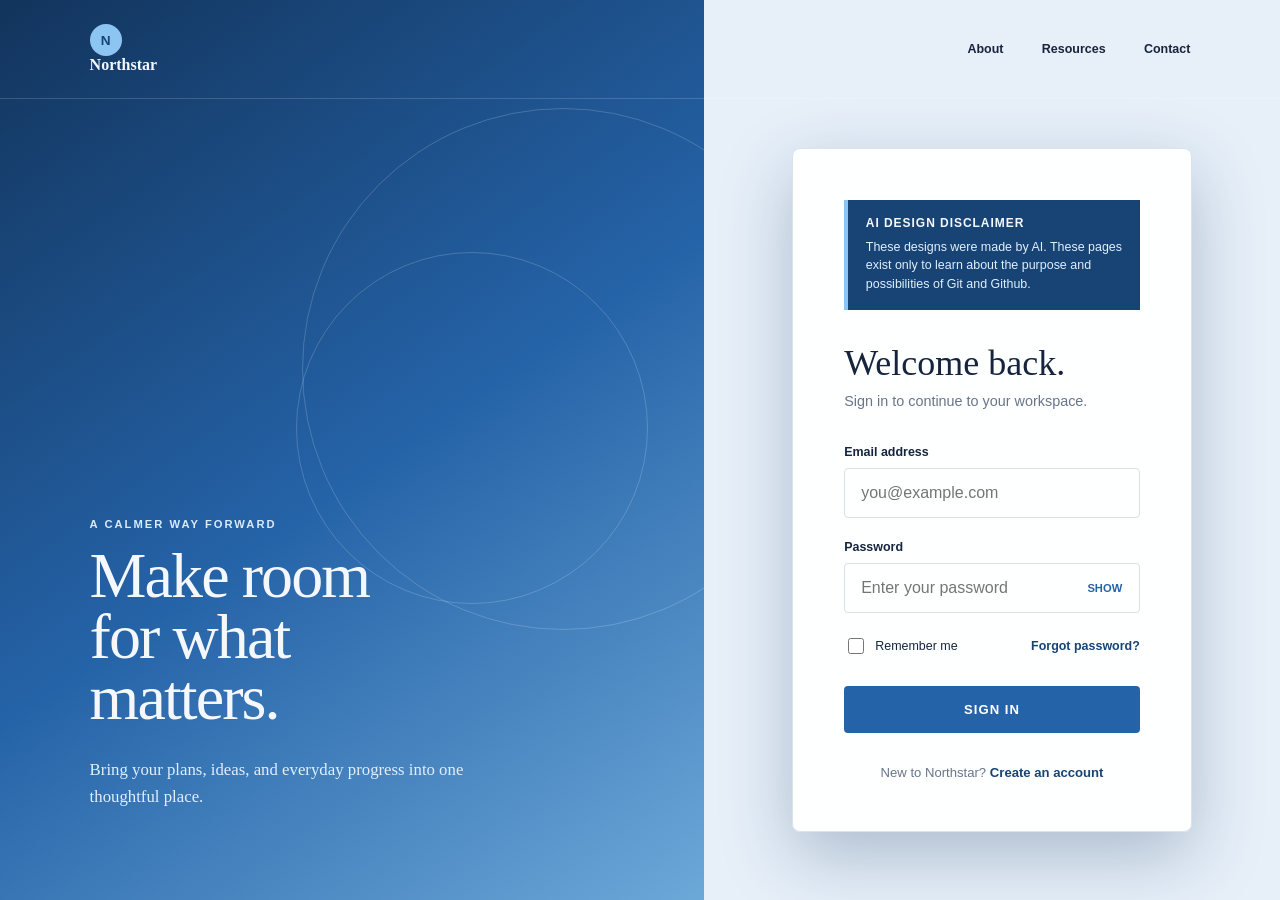
<file: index.html>
<!DOCTYPE html>
<html lang="en">
<head>
    <meta charset="UTF-8">
    <meta name="viewport" content="width=device-width, initial-scale=1.0">
    <meta name="description" content="Sign in to your Northstar account.">
    <title>Sign in | Northstar</title>
    <link rel="stylesheet" href="index.css">
</head>
<body>
    <main class="page">
        <header class="topbar">
            <a class="brand" href="#top" aria-label="Northstar home">
                <span class="brand-mark">N</span>
                <span>Northstar</span>
            </a>
            <nav class="info-links" aria-label="Information">
                <a href="#about">About</a>
                <a href="#resources">Resources</a>
                <a href="#contact">Contact</a>
            </nav>
        </header>

        <section class="welcome" aria-labelledby="welcome-title">
            <div class="welcome-copy">
                <p class="eyebrow">A calmer way forward</p>
                <h1 id="welcome-title">Make room for what matters.</h1>
                <p>Bring your plans, ideas, and everyday progress into one thoughtful place.</p>
            </div>
        </section>

        <section class="form-side" aria-labelledby="login-title">
            <form class="login-form" action="home.html" method="get">
                <aside class="ai-disclaimer" aria-label="Disclaimer">
                    <strong>AI design disclaimer</strong>
                    <p>These designs were made by AI. These pages exist only to learn about the purpose and possibilities of Git and Github.</p>
                </aside>
                <div class="form-heading">
                    <h2 id="login-title">Welcome back.</h2>
                    <p>Sign in to continue to your workspace.</p>
                </div>

                <div class="field">
                    <label for="email">Email address</label>
                    <input id="email" name="email" type="email" autocomplete="email" placeholder="you@example.com" required>
                </div>

                <div class="field">
                    <label for="password">Password</label>
                    <div class="password-wrap">
                        <input id="password" name="password" type="password" autocomplete="current-password" placeholder="Enter your password" required>
                        <button class="toggle-password" type="button" aria-controls="password" aria-label="Show password">SHOW</button>
                    </div>
                </div>

                <div class="form-options">
                    <label class="remember" for="remember"><input id="remember" name="remember" type="checkbox"> Remember me</label>
                    <a href="#forgot-password">Forgot password?</a>
                </div>

                <button class="submit-button" type="submit">Sign in</button>
                <p class="signup">New to Northstar? <a href="home.html">Create an account</a></p>
            </form>
        </section>
    </main>

    <script src="index.js"></script>
</body>
</html>
</file>
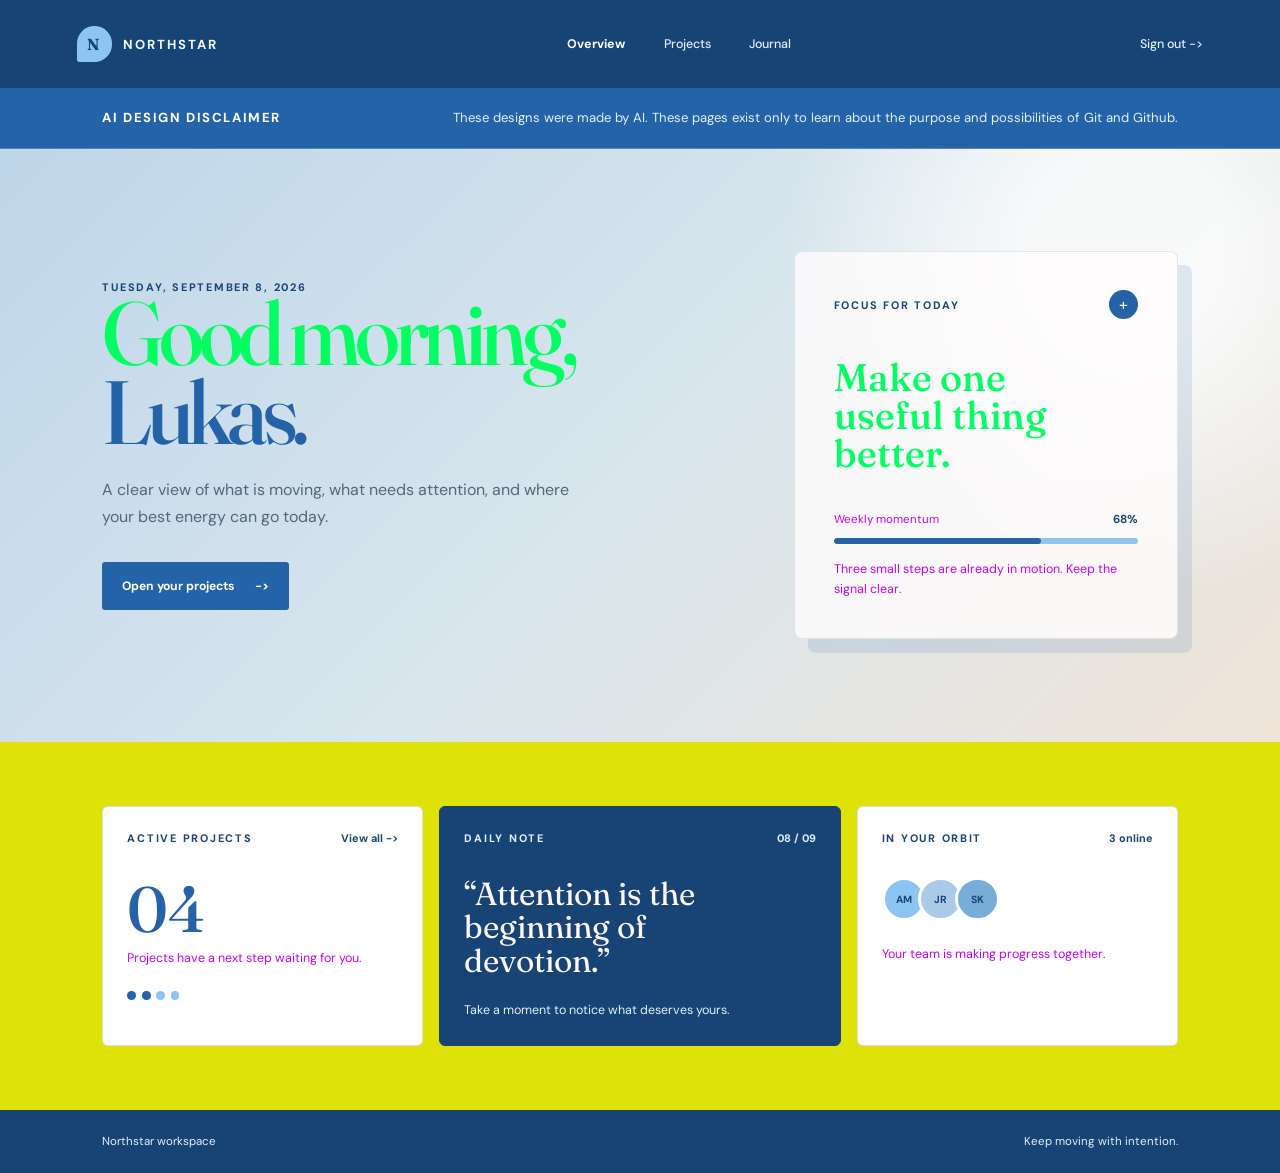
<file: home.html>
<!DOCTYPE html>
<html lang="en">
<head>
    <meta charset="UTF-8">
    <meta name="viewport" content="width=device-width, initial-scale=1.0">
    <meta name="description" content="Your Northstar workspace dashboard.">
    <title>Workspace | Northstar</title>
    <link rel="stylesheet" href="home.css">
</head>
<body>
    <header class="home-header">
        <a class="brand" href="home.html" aria-label="Northstar workspace">
            <span class="brand-mark">N</span>
            <span>Northstar</span>
        </a>
        <nav class="home-nav" aria-label="Workspace navigation">
            <a class="active" href="#overview">Overview</a>
            <a href="#projects">Projects</a>
            <a href="#journal">Journal</a>
        </nav>
        <a class="profile-link" href="index.html">Sign out <span aria-hidden="true">-&gt;</span></a>
    </header>

    <main>
        <aside class="ai-disclaimer" aria-label="Disclaimer">
            <strong>AI design disclaimer</strong>
            <p>These designs were made by AI. These pages exist only to learn about the purpose and possibilities of Git and Github.</p>
        </aside>
        <section class="home-hero" id="overview">
            <div class="hero-copy">
                <p class="eyebrow">Tuesday, September 8, 2026</p>
                <h1>Good morning,<br><em>Lukas.</em></h1>
                <p class="hero-text">A clear view of what is moving, what needs attention, and where your best energy can go today.</p>
                <a class="primary-action" href="#projects">Open your projects <span aria-hidden="true">-&gt;</span></a>
            </div>
            <div class="focus-card">
                <div class="focus-card-top">
                    <span class="card-label">Focus for today</span>
                    <span class="focus-icon" aria-hidden="true">+</span>
                </div>
                <h2>Make one useful thing better.</h2>
                <div class="progress-row">
                    <span>Weekly momentum</span>
                    <strong>68%</strong>
                </div>
                <div class="progress-track"><span></span></div>
                <p>Three small steps are already in motion. Keep the signal clear.</p>
            </div>
        </section>

        <section class="overview-grid" id="projects" aria-label="Workspace overview">
            <article class="overview-card project-card">
                <div class="card-heading">
                    <span class="card-label">Active projects</span>
                    <a href="#projects" aria-label="View all projects">View all <span aria-hidden="true">-&gt;</span></a>
                </div>
                <strong class="big-number">04</strong>
                <p>Projects have a next step waiting for you.</p>
                <div class="project-lines" aria-hidden="true"><span></span><span></span><span></span><span></span></div>
            </article>
            <article class="overview-card journal-card" id="journal">
                <div class="card-heading">
                    <span class="card-label">Daily note</span>
                    <span class="date-mark">08 / 09</span>
                </div>
                <blockquote>“Attention is the beginning of devotion.”</blockquote>
                <p>Take a moment to notice what deserves yours.</p>
            </article>
            <article class="overview-card people-card">
                <div class="card-heading">
                    <span class="card-label">In your orbit</span>
                    <span class="online-dot">3 online</span>
                </div>
                <div class="avatars" aria-label="Three team members online"><span>AM</span><span>JR</span><span>SK</span></div>
                <p>Your team is making progress together.</p>
            </article>
        </section>
    </main>

    <footer class="home-footer">
        <span>Northstar workspace</span>
        <span>Keep moving with intention.</span>
    </footer>
</body>
</html>
</file>
<file: index.css>
:root {
			--ink: #16253d;
			--muted: #68758a;
			--line: #d8e0eb;
			--paper: #f1f6fc;
			--leaf: #2563a8;
			--leaf-dark: #174475;
			--gold: #8dc5f2;
		}

		* {
			box-sizing: border-box;
		}

		body {
			min-height: 100vh;
			margin: 0;
			color: var(--ink);
			background: #e7f0f9;
			font-family: Georgia, 'Times New Roman', serif;
		}

		.page {
			position: relative;
			display: grid;
			grid-template-columns: minmax(0, 1.1fr) minmax(26rem, 0.9fr);
			min-height: 100vh;
			overflow-x: hidden;
		}

		.topbar {
			position: absolute;
			top: 0;
			left: 0;
			right: 0;
			display: flex;
			align-items: center;
			justify-content: space-between;
			z-index: 4;
			padding: 1.5rem clamp(2rem, 7vw, 6rem);
			color: #f4f8fd;
			border-bottom: 1px solid rgba(255, 255, 255, 0.16);
		}

		.topbar .brand {
			position: static;
			color: #f4f8fd;
		}

		.info-links {
			display: flex;
			align-items: center;
			gap: clamp(1.25rem, 3vw, 2.75rem);
		}

		.info-links a {
			color: var(--ink);
			font: 0.78rem Arial, sans-serif;
			font-weight: bold;
			text-decoration: none;
		}

		.info-links a:hover,
		.info-links a:focus-visible {
			color: var(--leaf-dark);
			text-decoration: underline;
		}

		.welcome {
			position: relative;
			grid-column: 1;
			display: flex;
			align-items: flex-end;
			min-height: 100vh;
			padding: clamp(2rem, 7vw, 6rem);
			overflow: hidden;
			color: #f4f8fd;
			background: linear-gradient(145deg, #12345c 0%, #2563a8 52%, #6ca8d8 100%);
		}

		.welcome::before,
		.welcome::after {
			position: absolute;
			content: '';
			border: 1px solid rgba(255, 255, 255, 0.18);
			border-radius: 50%;
		}

		.welcome::before {
			width: min(42vw, 520px);
			height: min(42vw, 520px);
			right: -17%;
			top: 12%;
		}

		.welcome::after {
			width: min(30vw, 350px);
			height: min(30vw, 350px);
			right: 8%;
			top: 28%;
		}

		.brand-mark {
			display: grid;
			width: 2rem;
			height: 2rem;
			place-items: center;
			color: var(--leaf-dark);
			background: var(--gold);
			border-radius: 50%;
			font-family: Arial, sans-serif;
			font-size: 0.85rem;
		}

		.welcome-copy {
			position: relative;
			z-index: 1;
			max-width: 30rem;
		}

		.eyebrow {
			margin: 0 0 1rem;
			color: #d8eafb;
			font-family: Arial, sans-serif;
			font-size: 0.7rem;
			font-weight: bold;
			letter-spacing: 0.18em;
			text-transform: uppercase;
		}

		h1 {
			max-width: 11ch;
			margin: 0;
			font-size: clamp(2.8rem, 5vw, 5.8rem);
			font-weight: normal;
			line-height: 0.95;
			letter-spacing: -0.03em;
		}

		.welcome-copy p:last-child {
			max-width: 27rem;
			margin: 1.75rem 0 0;
			color: #e1effb;
			font-size: 1.05rem;
			line-height: 1.6;
		}

		.form-side {
			position: relative;
			grid-column: 2;
			display: flex;
			align-items: center;
			justify-content: center;
			z-index: 2;
			min-height: 100vh;
			padding: 7rem clamp(1.5rem, 5vw, 4rem) 2rem;
			background: #e7f0f9;
		}

		.login-form {
			width: min(100%, 25rem);
			padding: clamp(2rem, 4vw, 3.5rem);
			background: rgba(255, 255, 255, 0.96);
			border: 1px solid rgba(216, 224, 235, 0.9);
			border-radius: 8px;
			box-shadow: 0 24px 70px rgba(18, 52, 92, 0.28);
			animation: rise 0.7s ease-out both;
		}

		.ai-disclaimer {
			margin: 0 0 2rem;
			padding: 1rem 1.1rem;
			color: #f4f8fd;
			background: var(--leaf-dark);
			border-left: 4px solid var(--gold);
			font-family: Arial, sans-serif;
		}

		.ai-disclaimer strong {
			display: block;
			margin-bottom: 0.45rem;
			font-size: 0.75rem;
			letter-spacing: 0.08em;
			text-transform: uppercase;
		}

		.ai-disclaimer p {
			margin: 0;
			color: #e1effb;
			font-size: 0.78rem;
			line-height: 1.5;
		}

		.form-heading {
			margin-bottom: 2.25rem;
		}

		.form-heading h2 {
			margin: 0 0 0.6rem;
			font-size: 2.25rem;
			font-weight: normal;
		}

		.form-heading p {
			margin: 0;
			color: var(--muted);
			font-family: Arial, sans-serif;
			font-size: 0.9rem;
		}

		label {
			display: block;
			margin-bottom: 0.55rem;
			font-family: Arial, sans-serif;
			font-size: 0.78rem;
			font-weight: bold;
		}

		.field {
			margin-bottom: 1.35rem;
		}

		input {
			width: 100%;
			padding: 0.95rem 1rem;
			color: var(--ink);
			background: transparent;
			border: 1px solid var(--line);
			border-radius: 4px;
			font: 1rem Arial, sans-serif;
			outline: none;
			transition: border-color 0.2s, box-shadow 0.2s;
		}

		input:focus {
			border-color: var(--leaf);
			box-shadow: 0 0 0 3px rgba(37, 99, 168, 0.13);
		}

		.password-wrap {
			position: relative;
		}

		.password-wrap input {
			padding-right: 4.5rem;
		}

		.toggle-password {
			position: absolute;
			top: 50%;
			right: 0.85rem;
			padding: 0.25rem;
			color: var(--leaf);
			background: none;
			border: 0;
			font: bold 0.7rem Arial, sans-serif;
			cursor: pointer;
			transform: translateY(-50%);
		}

		.form-options {
			display: flex;
			align-items: center;
			justify-content: space-between;
			gap: 1rem;
			margin: 0.35rem 0 1.8rem;
			font: 0.78rem Arial, sans-serif;
		}

		.remember {
			display: flex;
			align-items: center;
			gap: 0.5rem;
			margin: 0;
			font-weight: normal;
		}

		.remember input {
			width: 1rem;
			height: 1rem;
			accent-color: var(--leaf);
		}

		a {
			color: var(--leaf-dark);
			font-weight: bold;
			text-decoration: none;
		}

		a:hover,
		a:focus-visible {
			text-decoration: underline;
		}

		.submit-button {
			width: 100%;
			padding: 1rem;
			color: #fff;
			background: var(--leaf);
			border: 0;
			border-radius: 4px;
			font: bold 0.82rem Arial, sans-serif;
			letter-spacing: 0.08em;
			text-transform: uppercase;
			cursor: pointer;
			transition: background 0.2s, transform 0.2s;
		}

		.submit-button:hover {
			background: var(--leaf-dark);
			transform: translateY(-1px);
		}

		.signup {
			margin: 2rem 0 0;
			color: var(--muted);
			font: 0.82rem Arial, sans-serif;
			text-align: center;
		}

		@keyframes rise {
			from { opacity: 0; transform: translateY(12px); }
			to { opacity: 1; transform: translateY(0); }
		}

		@media (max-width: 900px) {
			.page {
				display: block;
				min-height: 100svh;
			}

			.welcome {
				min-height: 32rem;
				padding: 7.5rem 2rem 2.5rem;
			}

			.topbar {
				align-items: flex-start;
				padding: 1.25rem 1.5rem;
			}

			.info-links a {
				color: #e1effb;
			}

			.info-links a:hover,
			.info-links a:focus-visible {
				color: #fff;
			}

			.info-links {
				gap: 0.9rem;
			}

			.info-links a {
				font-size: 0.68rem;
			}

			h1 {
				font-size: clamp(2.7rem, 12vw, 4.5rem);
			}

			.welcome-copy p:last-child {
				margin-top: 1rem;
			}

			.form-side {
				position: relative;
				inset: auto;
				display: flex;
				grid-column: auto;
				align-items: stretch;
				min-height: auto;
				padding: 1.5rem;
				background: #e7f0f9;
			}

			.login-form {
				width: min(100%, 32rem);
				margin: 0 auto;
				padding: 1.5rem;
			}

			.form-heading {
				margin-bottom: 1.75rem;
			}

			.form-options {
				align-items: flex-start;
				flex-wrap: wrap;
			}
		}

		@media (max-width: 420px) {
			.topbar {
				flex-wrap: wrap;
				gap: 0.75rem;
			}

			.info-links {
				width: 100%;
				justify-content: space-between;
			}

			.welcome {
				padding-right: 1.25rem;
				padding-left: 1.25rem;
			}

			.form-side {
				padding: 1.25rem;
			}

			.ai-disclaimer {
				padding: 0.9rem;
			}

			.form-options {
				gap: 0.65rem;
				font-size: 0.72rem;
			}
		}
</file>
<file: home.css>
@import url('https://fonts.googleapis.com/css2?family=DM+Sans:wght@400;500;700&family=Fraunces:opsz,wght@9..144,500;9..144,600&display=swap');

:root {
    --ink: #01ff62;
    --muted: #c305f3;
    --paper: #dfe207;
    --panel: #ffffff;
    --red: #2563a8;
    --red-dark: #174475;
    --blush: #8dc5f2;
    --line: #d8e0eb;
}

* {
    box-sizing: border-box;
}

html {
    scroll-behavior: smooth;
}

body {
    min-height: 100vh;
    margin: 0;
    color: var(--ink);
    background: var(--paper);
    font-family: 'DM Sans', Arial, sans-serif;
}

.home-header {
    display: flex;
    align-items: center;
    justify-content: space-between;
    min-height: 5.5rem;
    padding: 1.25rem clamp(1.5rem, 6vw, 6rem);
    background: var(--red-dark);
}

.ai-disclaimer {
    display: flex;
    align-items: baseline;
    justify-content: space-between;
    gap: 2rem;
    padding: 1.25rem clamp(1.5rem, 8vw, 9rem);
    color: #fff;
    background: var(--red);
    border-bottom: 1px solid rgba(255, 255, 255, 0.22);
}

.ai-disclaimer strong {
    flex: 0 0 auto;
    font-size: 0.82rem;
    letter-spacing: 0.12em;
    text-transform: uppercase;
}

.ai-disclaimer p {
    max-width: 48rem;
    margin: 0;
    color: #e1effb;
    font-size: 0.82rem;
    line-height: 1.5;
}

.brand {
    display: flex;
    align-items: center;
    gap: 0.7rem;
    color: #f4f8fd;
    font-size: 0.82rem;
    font-weight: 700;
    letter-spacing: 0.15em;
    text-decoration: none;
    text-transform: uppercase;
}

.brand-mark {
    display: grid;
    width: 2.2rem;
    height: 2.2rem;
    place-items: center;
    color: var(--red-dark);
    background: var(--blush);
    border-radius: 50% 50% 50% 8%;
    font-family: 'Fraunces', Georgia, serif;
    font-size: 1rem;
}

.home-nav {
    display: flex;
    gap: clamp(1rem, 3vw, 2.5rem);
}

.home-nav a,
.profile-link {
    color: #e1effb;
    font-size: 0.78rem;
    font-weight: 500;
    text-decoration: none;
}

.home-nav a.active {
    color: #fff;
    font-weight: 700;
}

.home-nav a:hover,
.home-nav a:focus-visible,
.profile-link:hover,
.profile-link:focus-visible {
    color: #fff;
    text-decoration: underline;
}

.home-hero {
    display: grid;
    grid-template-columns: minmax(0, 1fr) minmax(280px, 0.65fr);
    align-items: center;
    gap: clamp(2rem, 8vw, 9rem);
    min-height: 31rem;
    padding: clamp(4rem, 8vw, 8rem) clamp(1.5rem, 8vw, 9rem);
    background:
        radial-gradient(circle at 88% 18%, rgba(255, 255, 255, 0.78) 0 8%, transparent 28%),
        linear-gradient(135deg, #bed6e9 0%, #d9e6ed 52%, #f0e4d8 100%);
}

.hero-copy,
.focus-card,
.overview-card {
    min-width: 0;
}

.hero-copy {
    max-width: 42rem;
}

.eyebrow,
.card-label {
    margin: 0;
    color: var(--red-dark);
    font-size: 0.68rem;
    font-weight: 700;
    letter-spacing: 0.16em;
    text-transform: uppercase;
}

h1,
h2,
h3,
p {
    margin-top: 0;
}

h1 {
    max-width: 9ch;
    margin-bottom: 1.5rem;
    font-family: 'Fraunces', Georgia, serif;
    font-size: clamp(3.5rem, 7vw, 7rem);
    font-weight: 500;
    line-height: 0.88;
    letter-spacing: -0.06em;
}

h1 em {
    color: var(--red);
    font-style: normal;
}

.hero-text {
    max-width: 30rem;
    margin-bottom: 2rem;
    color: #53677b;
    font-size: 1rem;
    line-height: 1.7;
}

.primary-action {
    display: inline-flex;
    align-items: center;
    gap: 1.2rem;
    padding: 1rem 1.25rem;
    color: #fff;
    background: var(--red);
    border-radius: 3px;
    font-size: 0.76rem;
    font-weight: 700;
    text-decoration: none;
    transition: background 0.2s, transform 0.2s;
}

.primary-action:hover,
.primary-action:focus-visible {
    background: var(--red-dark);
    transform: translateY(-2px);
}

.focus-card {
    padding: clamp(1.5rem, 3vw, 2.5rem);
    background: rgba(255, 253, 253, 0.8);
    border: 1px solid rgba(23, 68, 117, 0.12);
    border-radius: 8px;
    box-shadow: 14px 14px 0 rgba(37, 99, 168, 0.13);
}

.focus-card-top,
.card-heading,
.progress-row {
    display: flex;
    align-items: center;
    justify-content: space-between;
    gap: 1rem;
}

.focus-icon {
    display: grid;
    width: 1.8rem;
    height: 1.8rem;
    place-items: center;
    color: #fff;
    background: var(--red);
    border-radius: 50%;
}

.focus-card h2 {
    max-width: 9ch;
    margin: 2.5rem 0;
    font-family: 'Fraunces', Georgia, serif;
    font-size: clamp(2rem, 3vw, 3rem);
    font-weight: 500;
    line-height: 0.98;
}

.progress-row {
    color: var(--muted);
    font-size: 0.72rem;
}

.progress-row strong {
    color: var(--red-dark);
}

.progress-track {
    height: 0.35rem;
    margin: 0.7rem 0 1rem;
    overflow: hidden;
    background: var(--blush);
    border-radius: 999px;
}

.progress-track span {
    display: block;
    width: 68%;
    height: 100%;
    background: var(--red);
    border-radius: inherit;
}

.focus-card p,
.overview-card p {
    margin: 0;
    color: var(--muted);
    font-size: 0.78rem;
    line-height: 1.6;
}

.overview-grid {
    display: grid;
    grid-template-columns: minmax(0, 1fr) minmax(0, 1.25fr) minmax(0, 1fr);
    gap: 1rem;
    padding: clamp(2rem, 5vw, 5rem) clamp(1.5rem, 8vw, 9rem);
    background: var(--paper);
}

.overview-card {
    min-height: 14rem;
    padding: 1.5rem;
    background: var(--panel);
    border: 1px solid var(--line);
    border-radius: 6px;
}

.overview-card .card-heading {
    margin-bottom: 2rem;
}

.card-heading a,
.date-mark,
.online-dot {
    color: var(--red-dark);
    font-size: 0.68rem;
    font-weight: 700;
    text-decoration: none;
}

.big-number {
    display: block;
    margin-bottom: 0.5rem;
    color: var(--red);
    font-family: 'Fraunces', Georgia, serif;
    font-size: 4rem;
    font-weight: 500;
    line-height: 1;
}

.project-lines {
    display: flex;
    gap: 0.35rem;
    margin-top: 1.4rem;
}

.project-lines span {
    width: 0.55rem;
    height: 0.55rem;
    background: var(--blush);
    border-radius: 50%;
}

.project-lines span:first-child,
.project-lines span:nth-child(2) {
    background: var(--red);
}

.journal-card {
    background: var(--red-dark);
    border-color: var(--red-dark);
}

.journal-card .card-label,
.journal-card .date-mark,
.journal-card p {
    color: #e1effb;
}

.journal-card blockquote {
    max-width: 17rem;
    margin: 0 0 1.5rem;
    color: #fff7f8;
    font-family: 'Fraunces', Georgia, serif;
    font-size: clamp(1.5rem, 2.5vw, 2.15rem);
    line-height: 1.05;
}

.avatars {
    display: flex;
    margin: 0.5rem 0 1.5rem;
}

.avatars span {
    display: grid;
    width: 2.8rem;
    height: 2.8rem;
    margin-right: -0.5rem;
    place-items: center;
    color: var(--red-dark);
    background: var(--blush);
    border: 3px solid var(--panel);
    border-radius: 50%;
    font-size: 0.65rem;
    font-weight: 700;
}

.avatars span:nth-child(2) { background: #a9cbe8; }
.avatars span:nth-child(3) { background: #78add8; }

.home-footer {
    display: flex;
    justify-content: space-between;
    padding: 1.5rem clamp(1.5rem, 8vw, 9rem);
    color: #e1effb;
    background: var(--red-dark);
    font-size: 0.72rem;
}

@media (max-width: 760px) {
    .ai-disclaimer {
        align-items: flex-start;
        flex-direction: column;
        gap: 0.45rem;
        padding: 1.1rem 1.5rem;
    }

    .home-header {
        flex-wrap: wrap;
        gap: 1rem;
        padding: 1rem 1.5rem;
    }

    .home-nav {
        order: 3;
        width: 100%;
        justify-content: space-between;
    }

    .profile-link {
        font-size: 0.7rem;
    }

    .home-hero {
        grid-template-columns: 1fr;
        gap: 3rem;
        padding: 4rem 1.5rem 5rem;
    }

    h1 {
        font-size: clamp(3.5rem, 16vw, 5.5rem);
    }

    .overview-grid {
        grid-template-columns: 1fr;
        padding: 2rem 1.5rem 4rem;
    }

    .home-footer {
        flex-direction: column;
        gap: 0.5rem;
    }
}

@media (max-width: 900px) and (min-width: 761px) {
    .home-header {
        padding-right: 2rem;
        padding-left: 2rem;
    }

    .home-hero {
        grid-template-columns: 1fr;
        gap: 3rem;
        padding: 4rem 2rem 5rem;
    }

    .focus-card {
        width: min(100%, 34rem);
    }

    .overview-grid {
        grid-template-columns: repeat(2, minmax(0, 1fr));
        padding: 3rem 2rem;
    }

    .journal-card {
        grid-column: span 2;
    }
}
</file>
